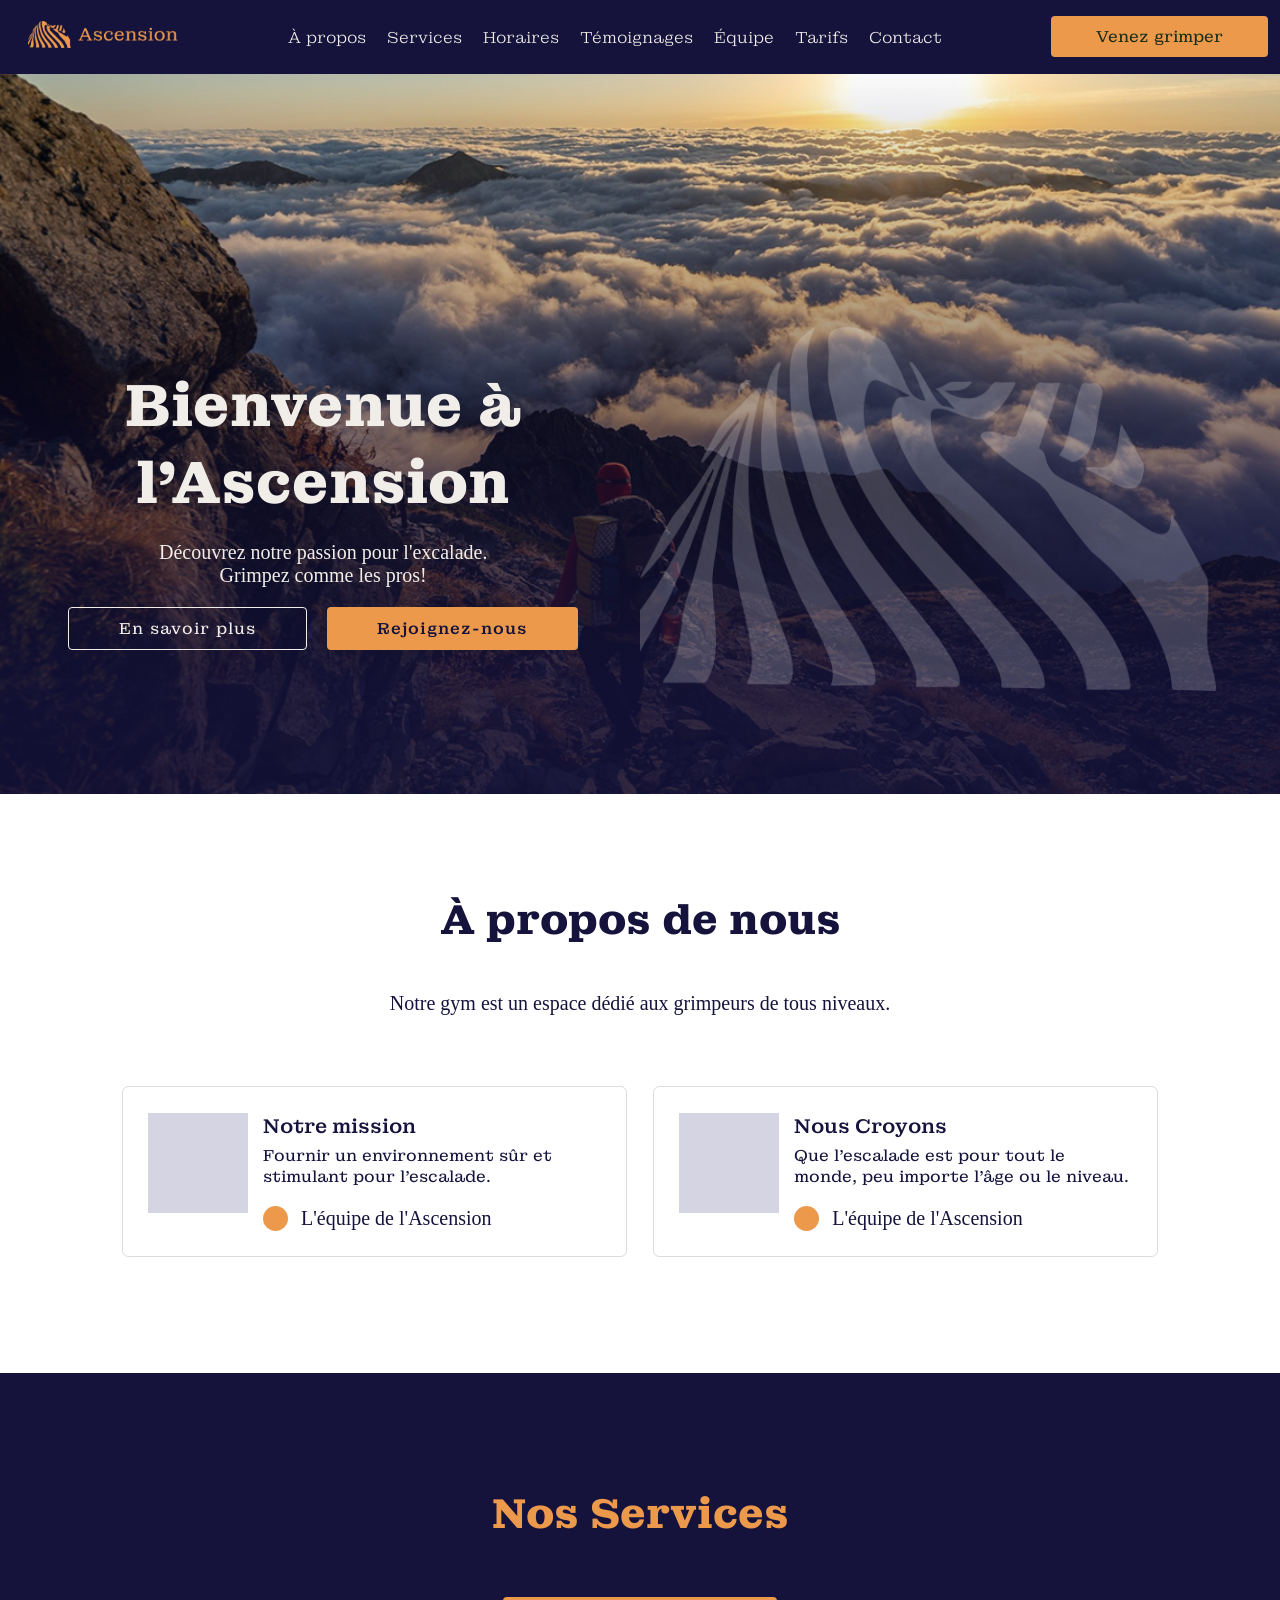
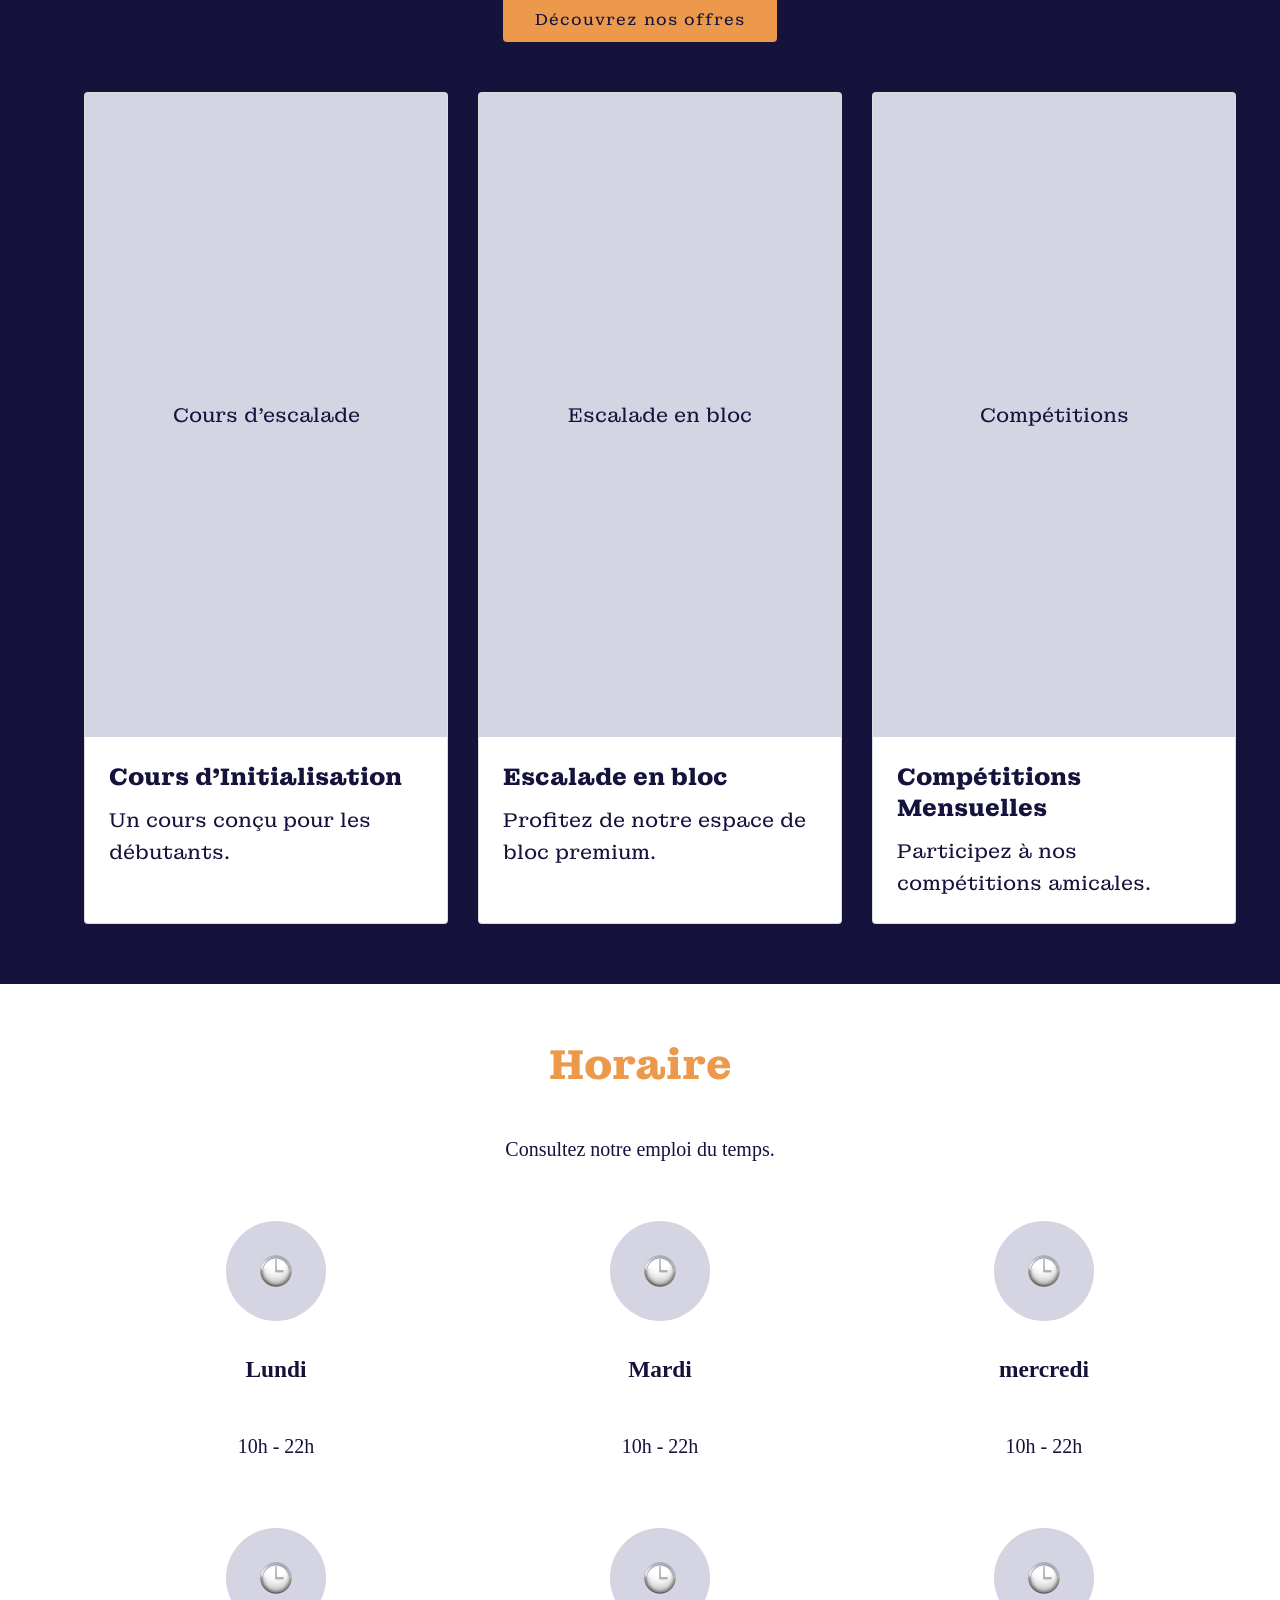
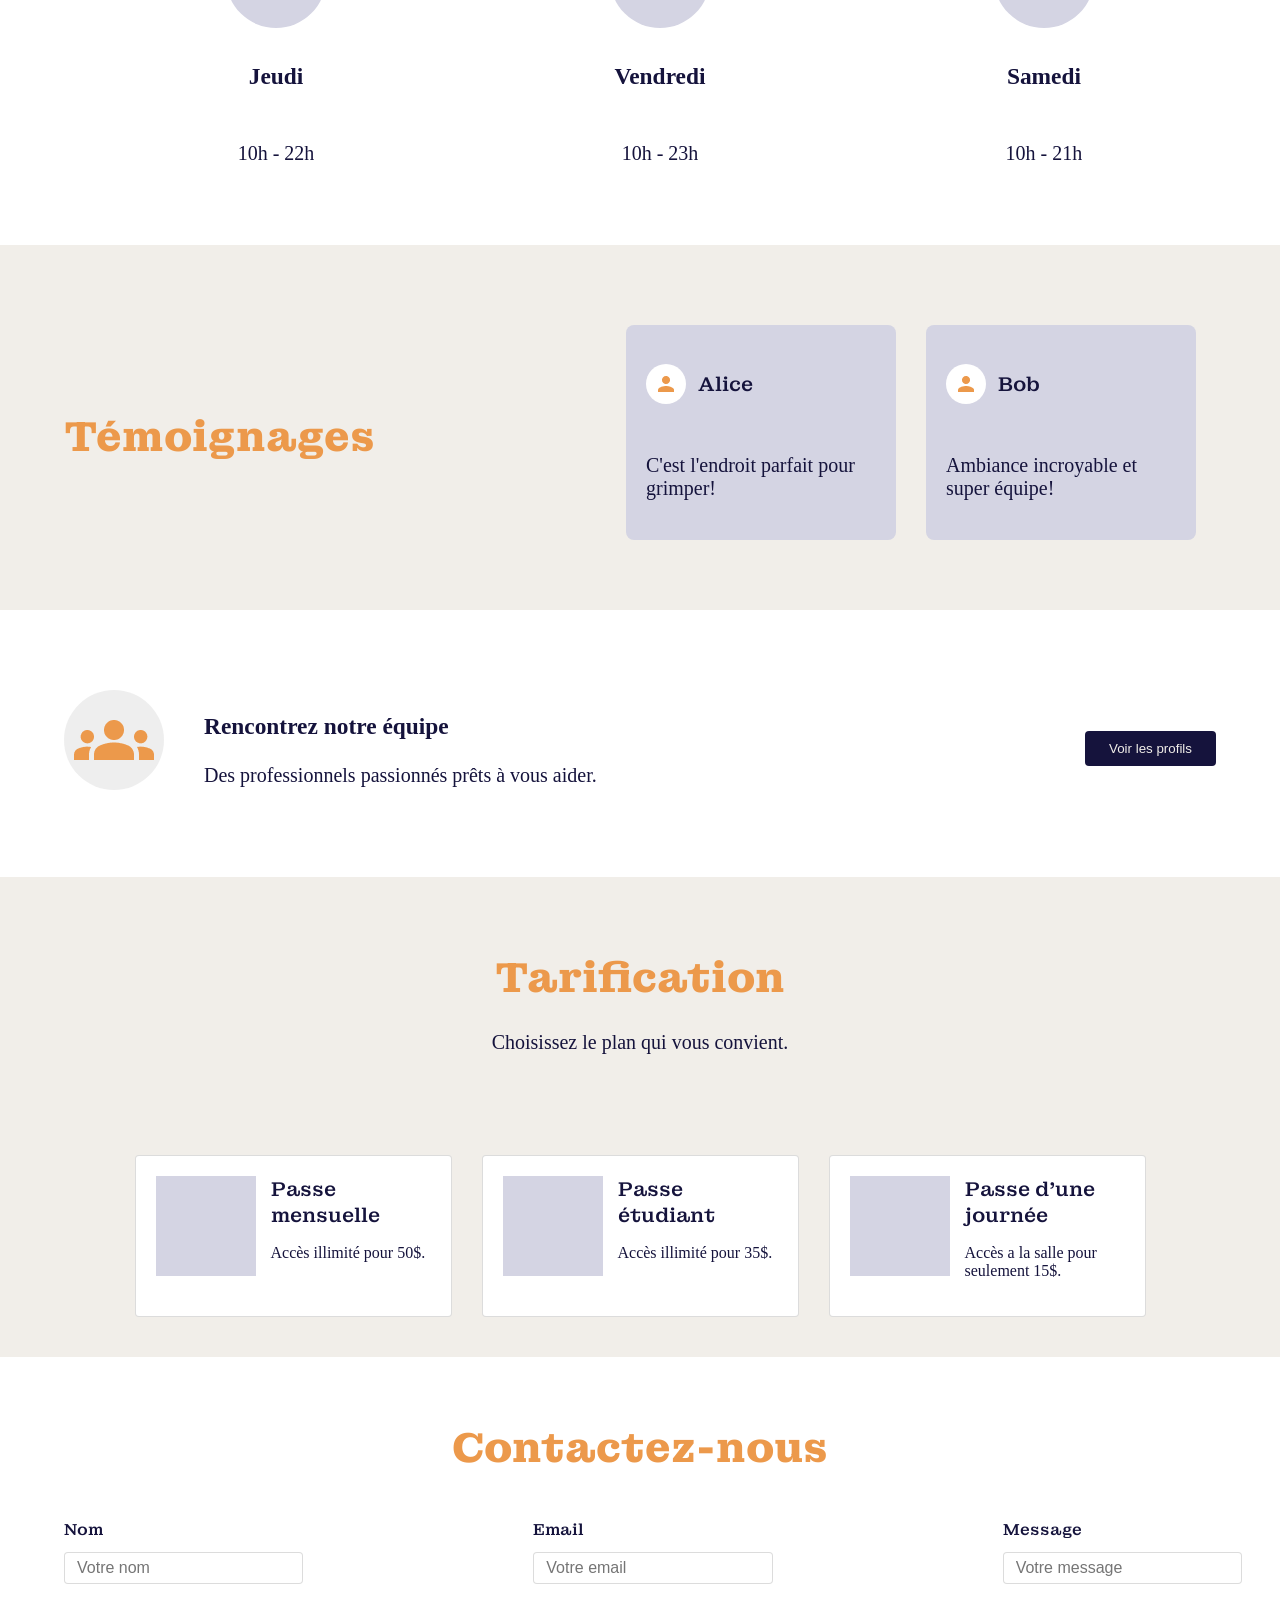
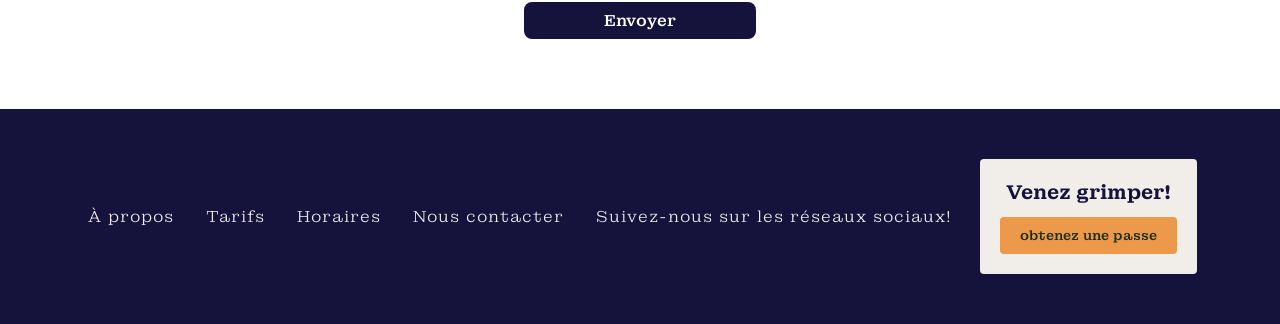
<file: projet-1-web2/index.html>
<!DOCTYPE html>
<html lang="fr">
<head>
    <meta charset="UTF-8">
    <meta name="viewport" content="width=device-width, initial-scale=1.0">
    <link rel="stylesheet" href="style.css">
    <link rel="preconnect" href="https://fonts.googleapis.com">
    <link rel="preconnect" href="https://fonts.gstatic.com" crossorigin>
    <link href="https://fonts.googleapis.com/css2?family=Montagu+Slab:opsz,wght@16..144,100..700&family=SN+Pro:ital,wght@0,200..900;1,200..900&display=swap" rel="stylesheet">
    <title>Document</title>
</head>
<body>

    <!--a suivre la nav bar-->

    <header>
        <div class="header__logo">
            <img src="photo/brand.png" alt="image de marque" class="logo">
        </div>
        <nav>
            <a href="#">À propos</a>
            <a href="#">Services</a>
            <a href="#">Horaires</a>
            <a href="#">Témoignages</a>
            <a href="#">Équipe</a>
            <a href="#">Tarifs</a>
            <a href="#">Contact</a>
        </nav>
        <div>
            <button class="btn" type="button">Venez grimper</button>
        </div>
    </header>

    <!--a suivre le hero-->

    <div class="hero">
        <img src="photo/logo-hero.png" alt="logo de l'entreprise" class="img logo_hero">
        <div class="hero_text">
            <h1 class="h1_haut">Bienvenue à</h1>
            <h1 class="h1_bas">l'Ascension</h1>
            <p class="text description_hero">Découvrez notre passion pour l'excalade.</p>
            <p class="text description_hero p_hero-bas">Grimpez comme les pros!</p>
            <div class="hero_btn">
                <button type="button" id="btn_ghost">En savoir plus</button>
                <button type="button" id="btn_orange">Rejoignez-nous</button>
            </div>
        </div>
    </div>

    <!--a suivre la section "À propos de nous"-->

    <div class="a_propos">
        <h2 class="sous_titre_noir">À propos de nous</h2>
        <p>Notre gym est un espace dédié aux grimpeurs de tous niveaux.</p>
        <div class="rg_cartes cartes">
            <div class="card">
                <div class="carrer-card_petite"></div>
                <div class="div_text-card_petite">
                    <h3 class="sous_titre">Notre mission</h3>
                    <p class="text_card">Fournir un environnement sûr et stimulant pour l'escalade.</p>
                    <div class="equipe-card">
                    <div class="avatar"></div>
                    <span>L'équipe de l'Ascension</span>
                    </div>
                </div>
            </div>
            <div class="card">
                <div class="carrer-card_petite"></div>
                <div class="div_text-card_petite">
                    <h3 class="sous_titre">Nous Croyons</h3>
                    <p class="text_card">Que l'escalade est pour tout le monde, peu importe l'âge ou le niveau.</p>
                    <div class="equipe-card">
                    <div class="avatar"></div>
                    <span>L'équipe de l'Ascension</span>
                    </div>
                </div>
            </div>
        </div>
    </div>

     <!--a suivre la section "Nos services"-->

    <div class="service">
        <h2>Nos Services</h2>
        <button type="button" id="btn_service">Découvrez nos offres</button>
        <div class="rg_cartes_nos_services cartes">
             <div class="card_lg">
                <div class="carrer-card_lg">
                    <p>Cours d'escalade</p>
                </div>
                <div class="div_text_card_lg">
                    <h3 class="sous_titre bold">Cours d'Initialisation</h3>
                    <p class="text_card">Un cours conçu pour les débutants.</p>
                </div>
            </div>
            <div class="card_lg">
                <div class="carrer-card_lg">
                    <p>Escalade en bloc</p>
                </div>
                <div class="div_text_card_lg">
                    <h3 class="sous_titre bold">Escalade en bloc</h3>
                    <p class="text_card">Profitez de notre espace de bloc premium.</p>
                </div>
            </div>
            <div class="card_lg">
                <div class="carrer-card_lg">
                    <p>Compétitions</p>
                </div>
                <div class="div_text_card_lg">
                    <h3 class="sous_titre bold">Compétitions Mensuelles</h3>
                    <p class="text_card">Participez à nos compétitions amicales.</p>
                </div>
            </div>
        </div>
    </div>

    <!--a suivre la section "Horraire"-->

    <div class="div_horraire">
        <h2>Horaire</h2>
        <p>Consultez notre emploi du temps.</p>
        <div class="horraire_cartes">
             <!--a suivre lundi-->
            <div class="carte_horraire">
                <div class="img_card_hor">
                    <img src="photo/horloge.png" alt="icone horloge" class="horloge">
                </div>
                <div class="temps">
                    <h3>Lundi</h3>
                    <p>10h - 22h</p>
                </div>
            </div>
            <!--a suivre mardi-->
            <div class="carte_horraire">
                <div class="img_card_hor">
                    <img src="photo/horloge.png" alt="icone horloge" class="horloge">
                </div>
                <div class="temps">
                    <h3>Mardi</h3>
                    <p>10h - 22h</p>
                </div>
            </div>
            <!--a suivre mercredi-->
            <div class="carte_horraire">
                <div class="img_card_hor">
                    <img src="photo/horloge.png" alt="icone horloge" class="horloge">
                </div>
                <div class="temps">
                    <h3>mercredi</h3>
                    <p>10h - 22h</p>
                </div>
            </div>
            <!--a suivre jeudi-->
            <div class="carte_horraire">
                <div class="img_card_hor">
                    <img src="photo/horloge.png" alt="icone horloge" class="horloge">
                </div>
                <div class="temps">
                    <h3>Jeudi</h3>
                    <p>10h - 22h</p>
                </div>
            </div>
            <!--a suivre vendredi-->
            <div class="carte_horraire">
                <div class="img_card_hor">
                    <img src="photo/horloge.png" alt="icone horloge" class="horloge">
                </div>
                <div class="temps">
                    <h3>Vendredi</h3>
                    <p>10h - 23h</p>
                </div>
            </div>
            <!--a suivre samedi-->
            <div class="carte_horraire">
                <div class="img_card_hor">
                    <img src="photo/horloge.png" alt="icone horloge" class="horloge">
                </div>
                <div class="temps">
                    <h3>Samedi</h3>
                    <p>10h - 21h</p>
                </div>
            </div>
        </div>
    </div>
    
     <!--a suivre la section "Témoignages"-->
    
    <div class="Témoignages">
        <h2>Témoignages</h2>
        <div class="rg_carte-mini">
             <!--a suivre première carte-->
            <div class="carte_mini">
                <div class="nom_personne">
                    <div class="fond_icon_review">
                        <img src="photo/incon_review.png" alt="icon de personne" class="mini_logo_personne">
                    </div>
                    <h4>Alice</h4>
                </div>
                <p class="text_review">C'est l'endroit parfait pour grimper!</p>
            </div>
        <!--a suivre deuxième carte-->
            <div class="carte_mini">
                <div class="nom_personne">
                    <div class="fond_icon_review">
                        <img src="photo/incon_review.png" alt="icon de personne" class="mini_logo_personne">
                    </div>
                    <h4>Bob</h4>
                </div>
                <p class="text_review">Ambiance incroyable et super équipe!</p>
            </div>
        </div>
    </div>

    <!--a suivre la section "rencontrez notre équipe"-->
     <div class="rencontre-equipe">
        <div class="renconter-equipe_card">
            <div class="icon_rencontre-equipe">
                <img src="photo/rencontre-equipe.png" alt="icone rencontre équipe">
            </div>
            <div class="petit_text_rencontre-equipe">
                <h3>Rencontrez notre équipe</h3>
                <p>Des professionnels passionnés prêts à vous aider. </p>
            </div>
        </div>
        <button class="rencontre-equipe_btn">
            <a href="#" class="lien-button">Voir les profils</a>
        </button>
     </div>

    <!--a suivre la section "Tarification"-->

    <div class="Tarification">
        <div class="titre-tarif">
        <h2>Tarification</h2>
        <p>Choisissez le plan qui vous convient.</p>
        </div>
        <div class="rg_cartes-tarif">
            <!--a suivre première carte-->
            <div class="card-tarif">
                <div class="carrer_card_tarif"></div>
                <div class="div_text-card_tarif">
                    <h3 class="sous_titre-tarif">Passe mensuelle</h3>
                    <p class="text_card-tarif">Accès illimité pour 50$.</p>
                </div>
            </div>
            <!--a suivre deuxième carte-->
            <div class="card-tarif">
                <div class="carrer_card_tarif"></div>
                <div class="div_text-card_tarif">
                    <h3 class="sous_titre-tarif">Passe étudiant</h3>
                    <p class="text_card-tarif">Accès illimité pour 35$.</p>
                </div>
            </div>
            <!--a suivre troisième carte-->
            <div class="card-tarif">
                <div class="carrer_card_tarif"></div>
                <div class="div_text-card_tarif">
                    <h3 class="sous_titre-tarif">Passe d'une journée</h3>
                    <p class="text_card-tarif">Accès a la salle pour seulement 15$.</p>
                </div>
            </div>
        </div>
    </div>

     <!--a suivre la section "contactez nous"-->

    <div class="contactez_nous">
    <h2>Contactez-nous</h2>
    <form>
        <div class="form">
        <label>Nom</label>
        <input type="text" placeholder="Votre nom">
        </div>
        <div class="form">
            <label>Email</label>
            <input type="text" placeholder="Votre email">
        </div>
        <div class="form">
            <label>Message</label>
            <input type="text" placeholder="Votre message">
        </div>
    </form>
    <button class="contact">Envoyer</button>
    </div>
    <!--a suivre la section "footer"-->
    <footer>
        <a href="">À propos</a>
        <a href="">Tarifs</a>
        <a href="">Horaires</a>
        <a href="">Nous contacter</a>
        <a href="">Suivez-nous sur les réseaux sociaux!</a>
        <div class="footer_card">
            <h3>Venez grimper!</h3>
            <button>obtenez une passe</button>
        </div>
    </footer>
</body>
</html>
</file>
<file: projet-1-web2/style.css>
:root {
    /* couleur */
    --color-background: #ffffff;
    --color-text-primary: #000000;
    --color-text-secondary: #15133C;
    --color-text-tertiary: #1A2E1A;
    --color-primary: #15133C;
    --color-secondaire: #F1EEE9;
    --color-accent: #EC994B;
    --color-bg-light: #F1EEE9;
    --color-bg-dark: #73777B;
    /* font size */
    --font-size-s: 16px;
    --font-size-m: 20px;
    --font-size-lg: 24px;
    --font-size-xl: 42px;

    /* border */
    --border-sm: 4px;
    --border-md: 8px;
    --border-lg: 12px;

    /* padding */
    --padding-sm: 8px;
    --padding-md: 12px;
    --padding-lg: 16px;

    /* margin */
    --margin-sm: 8px;
    --margin-md: 12px;
    --margin-lg: 16px;
}
    

/* general */


body {
    color: var(--color-text-secondary);
    background-color: var(--color-background);
    font-size: var(--font-size-m);
    margin: 0;
}
    

/* header
une nav barre avec le logo et un bouton qui sont dans une div qui est en display flex en direction row
*/


header {
    background-color: var(--color-primary);
    padding: var(--padding-md);
    min-width: 100;
    display: flex; 
    justify-content: space-between;
    align-items: center;
}
nav a {
    font-family: 'Montagu Slab', serif;
    font-weight: 300;
    font-size: var(--font-size-s);
    display: inline-flex;
    margin: 0 8px;
    color: var(--color-secondaire);
    text-decoration: none;
    justify-content: space-evenly;
}
nav a:hover {
    text-decoration: underline;
}
.logo {
    max-width: 150px;
    height: auto;
    margin-left: var(--margin-lg);
}
button.btn {
    font-family: 'Montagu Slab', serif;
    background-color: var(--color-accent);
    color: var(--color-text-tertiary);
    border: none;
    padding: 10px 45px;
    border-radius: var(--border-sm);
    cursor: pointer;
    font-size: var(--font-size-s);
}
button.btn:hover {
    background-color: var(--color-bg-dark);
}
    

/* hero 
une img en background avec du texte et des boutons par dessus, le tout dans une div en display flex en direction row-reverse pour que la div avec le texte et les boutons soit à gauche et l'image à droite. l'img a une grandeur max et est responsive avec flex. avec une marge au top pour decendre le logo (elle est aussie présente sur la div qui contien les texte et boutons.
*/


.hero {
    width: 100%;
    aspect-ratio: 16 / 9;
    display: flex;
    flex-direction: row-reverse;
    justify-content: space-between;
    align-items: center;
    padding: 0 5%;
    box-sizing: border-box;
    background-image: url("photo/image-hero.png");
    background-size: cover;
    background-position: center;
    background-repeat: no-repeat;
}
.hero_text {
    display: flex;
    flex-direction: column;
    align-items: center;
    flex: 1 1 45%;
    max-width: 45%;
}
.logo_hero {
    flex: 1 1 45%;
    max-width: 50%;
    height: auto;
    margin-top: 150px;
}
h1 {
    margin: 0;
    font-family: 'Montagu Slab', serif;
    font-weight: 700;
    text-align: center;
    color: var(--color-secondaire);
    font-size: 60px;
}
.h1_haut {
    margin-top: 150px;
}
.h1_bas {
    margin-bottom: 20px;
}
.description_hero {
    color: var(--color-secondaire);
    font-size: var(--font-size-sm);
    margin: 0;
}
.p_hero-bas {
    margin-bottom: 20px;
}
.hero_btn {
    display: flex;
    flex-wrap: nowrap;
    gap: 20px;
}
#btn_ghost {
    font-family: 'Montagu Slab', serif;
    background-color: transparent;
    color: var(--color-secondaire);
    border: 1px solid var(--color-secondaire);
    padding: 10px 50px;
    border-radius: var(--border-sm);
    cursor: pointer;
    font-size: var(--font-size-s);
    white-space: nowrap;
    letter-spacing: 1px;
}
#btn_ghost:hover {
    background-color: var(--color-secondaire);
    color: var(--color-primary);
}  
#btn_orange {
    font-family: 'Montagu Slab', serif;
    font-weight: 500;
    background-color: var(--color-accent);
    color: var(--color-text-secondary);
    border: none;
    padding: 10px 50px;
    border-radius: var(--border-sm);
    cursor: pointer;
    font-size: var(--font-size-s);
    white-space: nowrap;
    letter-spacing: 1px;
}
#btn_orange:hover {
    background-color: var(--color-bg-dark);
}
        

/* a propos
une div en display flex en direction column, avec un titre, un sous-titre et des cartes. les cartes sont en display flex en direction row pour que le carrer soit à gauche et le texte à droite.
*/


.a_propos {
    padding: 5vw;
    text-align: center;
    display: flex;
    flex-direction: column;
    align-items: center;
}
h2 {
    font-family: 'Montagu Slab', serif;
    font-weight: 700;
    font-size: var(--font-size-xl);
    margin-bottom: 2vw;
    color: var(--color-accent);
}
.sous_titre_noir {
    color: var(--color-text-secondary);
}
.rg_cartes {
    display: flex;
    justify-content: center;
    gap: 2vw;          
    flex-wrap: wrap;
    width: 100%;
    max-width: 90%;     
    margin: 4vw auto;
}
.card {
    display: flex;
    border: 1px solid #00000023;
    border-radius: 0.5vw;
    padding: 2vw;
    flex: 1 1 40%; 
}
.carrer-card_petite {
    width: 100px;              
    height: 100px;
    aspect-ratio: 1 / 1;     
    flex-shrink: 0;          
    margin-right: 15px;      
    background-color: #D4D4E3;   
}
.div_text-card_petite {
    display: flex;
    flex-direction: column;
    align-items: flex-start;
    text-align: left;
    gap: 0.5vw; 
}
.text_card {
    color: var(--color-text-secondary);
    font-family: 'Montagu Slab', serif;
    font-weight: 400;
    font-size: var(--font-size-s);
    margin: 0;
    margin-bottom: 12px;
}
.sous_titre {
    font-family: 'Montagu Slab', serif;
    font-weight: 500;
    color: var(--color-text-secondary);
    font-size: var(--font-size-m);
    margin: 0;
}
.equipe-card {
    display: flex;
    align-items: center;
    gap: 1vw;
}
.avatar {
    width: 25px;  
    height: 25px;
    border-radius: 50%;
    background-color: var(--color-accent);
    margin: 0;
}
    

/* nos services 
meme chose que la section a propos mais avec des cartes plus grandes et en display flex en direction column pour que le carre soit au dessus du texte. la div de la section est en display flex en direction row pour que les cartes soient côte à côte et le sous titre est renplacer par un bouton.
*/


.service {
    padding: 80px 5vw 60px;
    text-align: center;
    background-color: var(--color-primary);
    color: white;
}

#btn_service {
    padding: 12px 32px;
    background-color: var(--color-accent);
    color: var(--color-text-secondary);
    border: none;
    border-radius: var(--border-sm);
    font-size: var(--font-size-s);
    margin: 30px 0 50px;
    cursor: pointer;
    letter-spacing: 1px;
    font-family: 'Montagu Slab', serif;
}
#btn_service:hover {
    background-color: var(--color-bg-dark);
}
.rg_cartes_nos_services {
    display: flex;
    justify-content: center;
    gap: 30px;
    flex-wrap: nowrap;
    width: 100%;
    max-width: 1200px;
    margin: 0 auto;
    padding: 0 20px;
}
.card_lg {
    display: flex;
    flex-direction: column;
    background-color: var(--color-background);
    border: 1px solid #00000023;
    border-radius: var(--border-sm);
    flex: 1 1 300px;
    min-width: 0;
}
.carrer-card_lg {
    width: 100%;
    aspect-ratio: 9 / 16;
    background-color: #D4D4E3;
    display: flex;
    justify-content: center;
    align-items: center;
    flex-shrink: 0;
}
.div_text_card_lg {
    padding: 24px;
    text-align: left;
    flex-grow: 1;
    display: flex;
    flex-direction: column;
}
.card_lg h3 {
    margin: 0 0 12px 0;
    font-size: var(--font-size-lg);
    color: var(--color-text-secondary);
    font-family: 'Montagu Slab', serif;
    font-weight: 700;
}
.card_lg p {
    margin: 0;
    font-size: var(--font-size-sm);
    color: var(--color-text-secondary);
    font-family: 'Montagu Slab', serif;
    font-weight: 400;
    line-height: 1.6;
    flex-grow: 1;
}
p.text_card {
    color: var(--color-text-secondary);
}
    

/* horraire 
ses un div en display flex en direction column avec un titre et des cartes. les cartes sont en display flex pour les aligner en 2 lignes de 3 elements. les cartes sont en display flex en direction column pour que le carre et l'image d'horloge soit au dessus du texte.
*/


.div_horraire {
    padding: 20px 5vw 60px;
    text-align: center;
    background-color: var(--color-background);
    color: var(--color-text-secondary);
    display: flex;
    flex-direction: column;
}
.horraire_cartes {
    display: flex;  
    flex-wrap: wrap;           
    justify-content: center;   
    gap: 50px;                
    width: 100%;
    max-width: 1200px;
    margin: 40px auto 0;
    padding: 0 20px;
}
.carte_horraire {
    display: flex;
    flex-direction: column;
    align-items: center;
    text-align: center;
    gap: 12px;
    flex: 0 1 calc(33.33% - 50px);
}
.img_card_hor {
    display: flex;
    justify-content: center;
    align-items: center;
    width: 100px;
    height: 100px;
    background-color: #D4D4E3;
    border-radius: 50px;
}
.temps {
    display: flex;
    flex-direction: column;
    align-items: center;      
    justify-content: center;
    text-align: center;       
    gap: 8px;                 
}
    

/* témoignages 
une div en display flex en direction row avec un titre et des cartes. Une div en display flex en direction row pour que les cartes soit une a côter de l'autre et chaque cartes est un div en display flex en direction column pour que le texte soit en dessous de l'icon et du nom de la personne. l'icon et les nom des personnes sont dans une div qui est en display flex en direction row pour les avoirs un a coter de l'autre.
*/


.Témoignages {
    display: flex;
    justify-content: space-between;
    align-items: center;
    padding: 80px 5vw 70px;
    background-color: var(--color-bg-light);
}
.rg_carte-mini {
    display: flex;
    justify-content: flex-end;
    gap: 30px;
    flex-wrap: nowrap;
    width: 100%;
    max-width: 1200px;
    margin: 0 auto;
    padding: 0 20px;
}
.carte_mini {
    display: flex;
    flex-direction: column;
    background-color: #D4D4E3;
    border-radius: var(--border-md);
    padding: 20px;
    
    flex: 1 1 300px;       
    min-width: 100px;
    max-width: 230px;
}
.nom_personne {
    display: flex;
    align-items: center;
    gap: 12px;
    margin-bottom: 10px;
}
.fond_icon_review {
    display: flex;
    justify-content: center;
    align-items: center;
    width: 40px;
    height: 40px;
    background-color: var(--color-background);
    border-radius: 50%;
}
h4 {
    color: var(--color-text-secondary);
    font-family: 'Montagu Slab', serif;
    font-weight: 500;
}
.text_review {
    font-size: var(--font-size-m);
}
    

/* rencontrer notre equipe
une div en display flex en direction row qui contient une div le logo, le titre et un sous titre qui est placer en row pour faire en sorte quil soit sur la meme ligne. Apres la div il y a un bouton qui a un padding et une couleur de font bleux avec le lien blanc.
*/


.rencontre-equipe {
    display: flex;
    align-items: center;
    padding: 80px 5vw 70px;
    background-color: var(--color-background);
    justify-content: space-between;
}
.renconter-equipe_card {
    display: flex;
    gap: 40px;
}
.icon_rencontre-equipe {
    display: flex;
    justify-content: center;
    align-items: center;
    width: 100px;
    height: 100px;
    background-color: #d9d9d973;
    border-radius: 50%;
}
.rencontre-equipe_btn {
    padding: 0;
    border: none;
    background: none;
}
.lien-button {
    padding: 10px 24px;
    background-color: var(--color-primary);
    color: var(--color-secondaire);
    border: none;
    border-radius: var(--border-sm);
    text-decoration: none;
    display: inline-flex;
    align-items: center;
}
    

/* Tarification 
une div en display flex en direction column avec un titre, sous titre et des cartes. les cartes sont dans une div qui est en display flex pour les aligner en row et chaque carte est une div en display flex en direction row pour que le carre soit à gauche et le texte à droite. Le texte est aussie dans sa propre div qui est en display flex en direction column pour que le titre et le texte soit l'un au dessus de l'autre.
*/


.Tarification {
    display: flex;
    flex-direction: column;
    justify-content: space-between;
    padding: 40px 5vw 40px;
    background-color: var(--color-bg-light);
    min-height: 400px;
}
.rg_cartes-tarif {
    display: flex;
    justify-content: center;
    gap: 30px;
    flex-wrap: nowrap;
    width: 100%;
    max-width: 1200px;
    margin: 0 auto;
}
.titre-tarif {
    text-align: center;
}
.card-tarif {
    display: flex;
    align-items: flex-start;
    padding: 20px;
    background-color: var(--color-background);
    border-radius: var(--border-sm);
    border: 1px solid #00000023;
    flex: 0 0 275px;
}
.carrer_card_tarif {
    width: 100px;              
    height: 100px;
    aspect-ratio: 1 / 1;     
    flex-shrink: 0;          
    margin-right: 15px;      
    background-color: #D4D4E3;   
}
.sous_titre-tarif {
    font-family: 'Montagu Slab', serif;
    font-weight: 500;
    color: var(--color-text-secondary);
    font-size: var(--font-size-m);
    margin: 0;
}
.text_card-tarif {
    font-size: var(--font-size-s);
}
    

/* contactez nous
une div en display flex en direction column avec un titre et un formulaire et un boutton. le formulaire est en display flex en direction row pour que les champs de saisie et les labels soit côte à côte et chaque champ de saisie et label est dans une div qui est en display flex en direction column pour que le label soit au dessus du champ de saisie. le bouton est en dessous du formulaire et centré. les champs de saisie ont une bordure et un padding.
*/


.contactez_nous {
    display: flex;
    flex-direction: column;
    align-items: center;
    padding: 30px 5vw 70px;
    background-color: var(--color-background);
    justify-content: space-between;
    gap: 2vh;
}
form {
    display: flex;
    justify-content: space-between;
    gap: 20vw;
}
.form {
    display: flex;
    flex-direction: column;
    gap: 12px;
    width: 100%;
}
label {
    font-family: 'Montagu Slab', serif;
    font-weight: 500;
    color: var(--color-text-secondary);
    font-size: var(--font-size-s);
}
input {
    padding: 6px 12px;
    border: 1px solid #00000023;
    border-radius: var(--border-sm);
    font-size: var(--font-size-s);
    width: 100%;
    max-width: 400px;
}
.contact {
    font-family: 'Montagu Slab', serif;
    font-weight: 500;
    font-size: var(--font-size-s);
    padding: 8px 80px;
    background-color: var(--color-primary);
    color: var(--color-background);
    border: none;
    border-radius: var(--border-md);
    cursor: pointer;
}
.contact:hover {
    background-color: var(--color-bg-dark);
}
    

/* footer 
ses une balise semantique footer qui contient des liens et une carte. le footer est en display flex en direction row pour que les liens soit à gauche et la carte à droite. la cartes est un div en display flex en direction column pour que le titre soit au dessus du bouton. le boutton a un padding et une couleur de font orange avce le lien un peut vert.
*/


footer {
    padding: 50px ;
    display: flex;
    justify-content: center;
    align-items: center;
    background-color: var(--color-primary);
    color: var(--color-background);
    gap: clamp(8px, 2vw, 24px);
}
footer a {
    font-family: 'Montagu Slab', serif;
    font-weight: 300;
    font-size: var(--font-size-s);
    margin: 0 4px;
    color: var(--color-secondaire);
    text-decoration: none;
    justify-content: space-evenly;
    letter-spacing: 1px;    
    white-space: nowrap;
}
.footer_card {
    background-color: var(--color-bg-light);
    padding: 20px;
    border-radius: var(--border-sm);
    text-align: center;
}
footer h3 {
    margin: 0 0 12px 0;
    font-size: var(--font-size-m);
    color: var(--color-text-secondary);
    font-family: 'Montagu Slab', serif;
    font-weight: 600;
    white-space: nowrap;
}
footer button {
    padding: 10px 20px;
    background-color: var(--color-accent);
    color: var(--color-text-tertiary);
    border: none;
    border-radius: var(--border-sm);
    text-decoration: none;
    display: inline-flex;
    align-items: center;
    font-family: 'Montagu Slab', serif;
    font-weight: 500;
    white-space: nowrap;
}
footer button:hover {
    background-color: var(--color-bg-dark);
}
</file>
